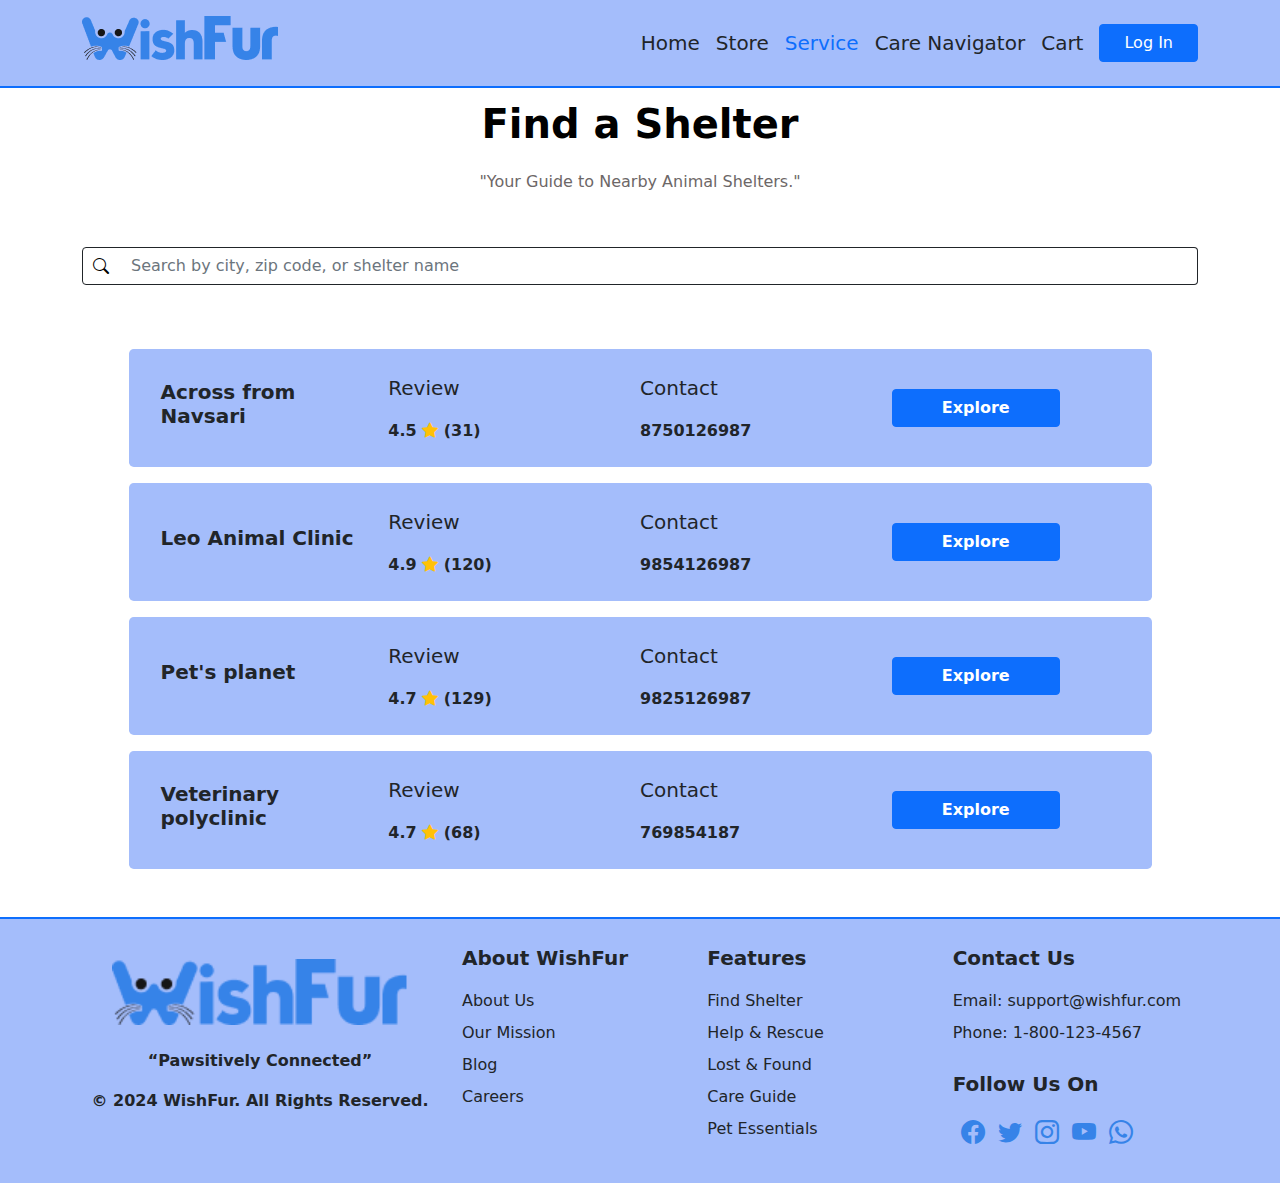
<file: care_navigator/fas.html>
<!DOCTYPE html>
<html lang="en">

<head>
    <meta charset="UTF-8">
    <meta name="viewport" content="width=device-width, initial-scale=1.0">
    <title>WishFur-Service</title>
    <!-- css file -->
    <link rel="stylesheet" href="../Assets/CSS/bootstrap.min.css">
    <link rel="stylesheet" href="../Assets/CSS/service.css">
    <link rel="stylesheet" href="../Assets/font/bootstrap-icons.min.css">
</head>

<body>
    <!-- header start -->
    <header class="py-3 position-fixed top-0 w-100 border-bottom border-2 border-primary"
        style="background-color: #a4bdfb;">
        <div class="container">
            <div class="row">
                <div class="col-5 col-md-4 col-lg-3">
                    <img class="img-fluid" src="../Assets/Images/logo.png" alt="">
                </div>
                <div class="col-lg-9 d-none d-lg-block" style="height: 54px;">
                    <div class="d-flex justify-content-end" style="height: 54px;">
                        <ul class="list-unstyled d-flex h-100 align-items-center fs-5">
                            <li class="ms-3"><a href="../index.html" class="text-dark">Home</a></li>
                            <li class="ms-3"><a href="../Store/Store.html" class="text-dark">Store</a></li>
                            <li class="ms-3"><a href="#" class="text-primary">Service</a></li>
                            <li class="ms-3"><a href="../care_navigator/navi.html" class="text-dark">Care Navigator</a>
                            </li>
                            <li class="ms-3"><a href="#" class="text-dark">Cart</a></li>
                            <li class="ms-3"><a href="../SignIn/signin.html" class="btn btn-primary text-white px-4">Log In</a></li>
                        </ul>
                    </div>
                </div>
                <div class="d-block d-lg-none col-7 col-md-8 col-lg-9 d-flex justify-content-end" style="height: 54px;">
                    <ul class="list-unstyled d-flex h-100 align-items-center fs-5">
                        <li class="ms-3"><a href="../SignIn/signin.html" class="btn btn-primary text-white px-4">Log In</a></li>
                    </ul>
                </div>
            </div>
        </div>
    </header>
    <!-- header end -->
    <!-- main start -->
    <main style="margin-top: 100px;">
        <section>
            <div class="container">
                <div class="row">
                    <div class="col-12">
                        <div class="d-flex justify-content-center">
                            <h2 class="fw-bold display-6" style="color: black;">Find a Shelter</h2>
                        </div>
                    </div>
                    <div class="col-12 mt-3">
                        <div class="d-flex justify-content-center">
                            <h6 style="color: rgb(109, 103, 103);">"Your Guide to Nearby Animal Shelters."</h6>
                        </div>
                    </div>
                </div>
            </div>
        </section>
        <section class="search mt-5">
            <div class="container">
                <div class="row">
                    <div class="col-12">
                        <div class="input-group">
                            <span><i
                                    class="py-6 bi-search input-group-text bg-transparent border border-1 border-dark"></i></span>
                            <input type="text"
                                class="form-control border border-1 border-dark text-secondary border-start-0"
                                value="Search by city, zip code, or shelter name" aria-label="Search">
                        </div>
                    </div>
                </div>
            </div>
        </section>
        <section class="my-5">
            <div class="container">
                <div class="row">
                    <div class="col-12 d-flex justify-content-center flex-wrap">
                        <div class="mt-3 col-11 py-4 px-2 rounded-3 d-flex flex-wrap" style="background-color: #a4bdfb;">
                            <div class="col-3 px-4 h-100">
                                <div class="d-flex align-items-center h-100">
                                    <h5 class="text-dark fw-bold">Across from Navsari</h5>
                                </div>
                            </div>
                            <div class="col-3">
                                <p class="fs-5">Review</p>
                                <span class="fw-bold">4.5 <span><i class="bi-star-fill text-warning"></i></span> (31)</span>
                            </div>
                            <div class="col-3">
                                <p class="fs-5">Contact</p>
                                <span class="fw-bold"> 8750126987 </span>
                            </div>
                            <div class="col-3">
                                <div class="col-8 d-flex justify-content-center align-items-center h-100">
                                    <button class="btn btn-primary w-100">
                                        <a href="../service/details.html" class="fw-bold text-white">Explore</a>
                                    </button>
                                </div>
                            </div>
                        </div>
                        <div class="mt-3 col-11 py-4 px-2 rounded-3 d-flex flex-wrap" style="background-color: #a4bdfb;">
                            <div class="col-3 px-4 h-100">
                                <div class="d-flex align-items-center h-100">
                                    <h5 class="text-dark fw-bold">Leo Animal Clinic</h5>
                                </div>
                            </div>
                            <div class="col-3">
                                <p class="fs-5">Review</p>
                                <span class="fw-bold">4.9 <span><i class="bi-star-fill text-warning"></i></span> (120)</span>
                            </div>
                            <div class="col-3">
                                <p class="fs-5">Contact</p>
                                <span class="fw-bold"> 9854126987 </span>
                            </div>
                            <div class="col-3">
                                <div class="col-8 d-flex justify-content-center align-items-center h-100">
                                    <button class="btn btn-primary w-100">
                                        <a href="#" class="fw-bold text-white">Explore</a>
                                    </button>
                                </div>
                            </div>
                        </div>
                        <div class="mt-3 col-11 py-4 px-2 rounded-3 d-flex flex-wrap" style="background-color: #a4bdfb;">
                            <div class="col-3 px-4 h-100">
                                <div class="d-flex align-items-center h-100">
                                    <h5 class="text-dark fw-bold">Pet's planet</h5>
                                </div>
                            </div>
                            <div class="col-3">
                                <p class="fs-5">Review</p>
                                <span class="fw-bold">4.7 <span><i class="bi-star-fill text-warning"></i></span> (129)</span>
                            </div>
                            <div class="col-3">
                                <p class="fs-5">Contact</p>
                                <span class="fw-bold"> 9825126987 </span>
                            </div>
                            <div class="col-3">
                                <div class="col-8 d-flex justify-content-center align-items-center h-100">
                                    <button class="btn btn-primary w-100">
                                        <a href="#" class="fw-bold text-white">Explore</a>
                                    </button>
                                </div>
                            </div>
                        </div>
                        <div class="mt-3 col-11 py-4 px-2 rounded-3 d-flex flex-wrap" style="background-color: #a4bdfb;">
                            <div class="col-3 px-4 h-100">
                                <div class="d-flex align-items-center h-100">
                                    <h5 class="text-dark fw-bold">Veterinary polyclinic</h5>
                                </div>
                            </div>
                            <div class="col-3">
                                <p class="fs-5">Review</p>
                                <span class="fw-bold">4.7 <span><i class="bi-star-fill text-warning"></i></span> (68)</span>
                            </div>
                            <div class="col-3">
                                <p class="fs-5">Contact</p>
                                <span class="fw-bold"> 769854187 </span>
                            </div>
                            <div class="col-3">
                                <div class="col-8 d-flex justify-content-center align-items-center h-100">
                                    <button class="btn btn-primary w-100">
                                        <a href="#" class="fw-bold text-white">Explore</a>
                                    </button>
                                </div>
                            </div>
                        </div>
                    </div>
                </div>
            </div>
        </section>
    </main>
    <!-- main end -->
    <!-- footer start -->
    <footer class="mt-5 border-top border-2 border-primary" style="background-color: #a4bdfb;">
        <div class="container">
            <div class="row">
                <div class="d-none d-lg-block col-4 text-center py-3">
                    <img class="col-10 py-4" src="../Assets/Images/logo.png" alt="">
                    <p class="text-dark fw-bold">“Pawsitively Connected”</p>
                    <p class="text-dark fw-bold">© 2024 WishFur. All Rights Reserved.</p>
                </div>
                <div class="col-12 col-lg-8 py-3">
                    <div class="d-flex flex-wrap">
                        <div class="col-12 col-sm-6 col-md-4 col-lg-4 py-2">
                            <span class="text-dark fw-bold fs-5">About WishFur</span>
                            <ul class="list-unstyled mt-3">
                                <li class="mb-2"><a href="#" class="text-dark">About Us</a></li>
                                <li class="mb-2"><a href="#" class="text-dark">Our Mission</a></li>
                                <li class="mb-2"><a href="#" class="text-dark">Blog</a></li>
                                <li class="mb-2"><a href="#" class="text-dark">Careers</a></li>
                            </ul>
                        </div>
                        <div class="col-12 col-sm-6 col-md-4 col-lg-4 py-2">
                            <span class="text-dark fw-bold fs-5">Features</span>
                            <ul class="list-unstyled mt-3">
                                <li class="mb-2"><a href="#" class="text-dark">Find Shelter</a></li>
                                <li class="mb-2"><a href="#" class="text-dark">Help & Rescue</a></li>
                                <li class="mb-2"><a href="#" class="text-dark">Lost & Found</a></li>
                                <li class="mb-2"><a href="#" class="text-dark">Care Guide</a></li>
                                <li class="mb-2"><a href="#" class="text-dark">Pet Essentials</a></li>
                            </ul>
                        </div>
                        <div class="col-12 col-sm-6 col-md-4 col-lg-4 py-2">
                            <span class="text-dark fw-bold fs-5">Contact Us</span>
                            <ul class="list-unstyled mt-3">
                                <li class="mb-2"><a href="#" class="text-dark">Email: support@wishfur.com</a></li>
                                <li class="mb-2"><a href="#" class="text-dark">Phone: 1-800-123-4567</a></li>
                            </ul>
                            <div class="icon py-2 col-12">
                                <span class="text-dark fw-bold fs-5">Follow Us On</span>
                                <div class="mt-3">
                                    <a href="#" style="color: #3683E8;" class="fs-4 ms-2"><i
                                            class="bi bi-facebook"></i></a>
                                    <a href="#" style="color: #3683E8;" class="fs-4 ms-2"><i
                                            class="bi bi-twitter"></i></a>
                                    <a href="#" style="color: #3683E8;" class="fs-4 ms-2"><i
                                            class="bi bi-instagram"></i></a>
                                    <a href="#" style="color: #3683E8;" class="fs-4 ms-2"><i
                                            class="bi bi-youtube"></i></a>
                                    <a href="#" style="color: #3683E8;" class="fs-4 ms-2"><i
                                            class="bi bi-whatsapp"></i></a>
                                </div>
                            </div>
                        </div>
                    </div>
                </div>
            </div>
        </div>
    </footer>
    <!-- footer end -->
</body>

</html>
</file>
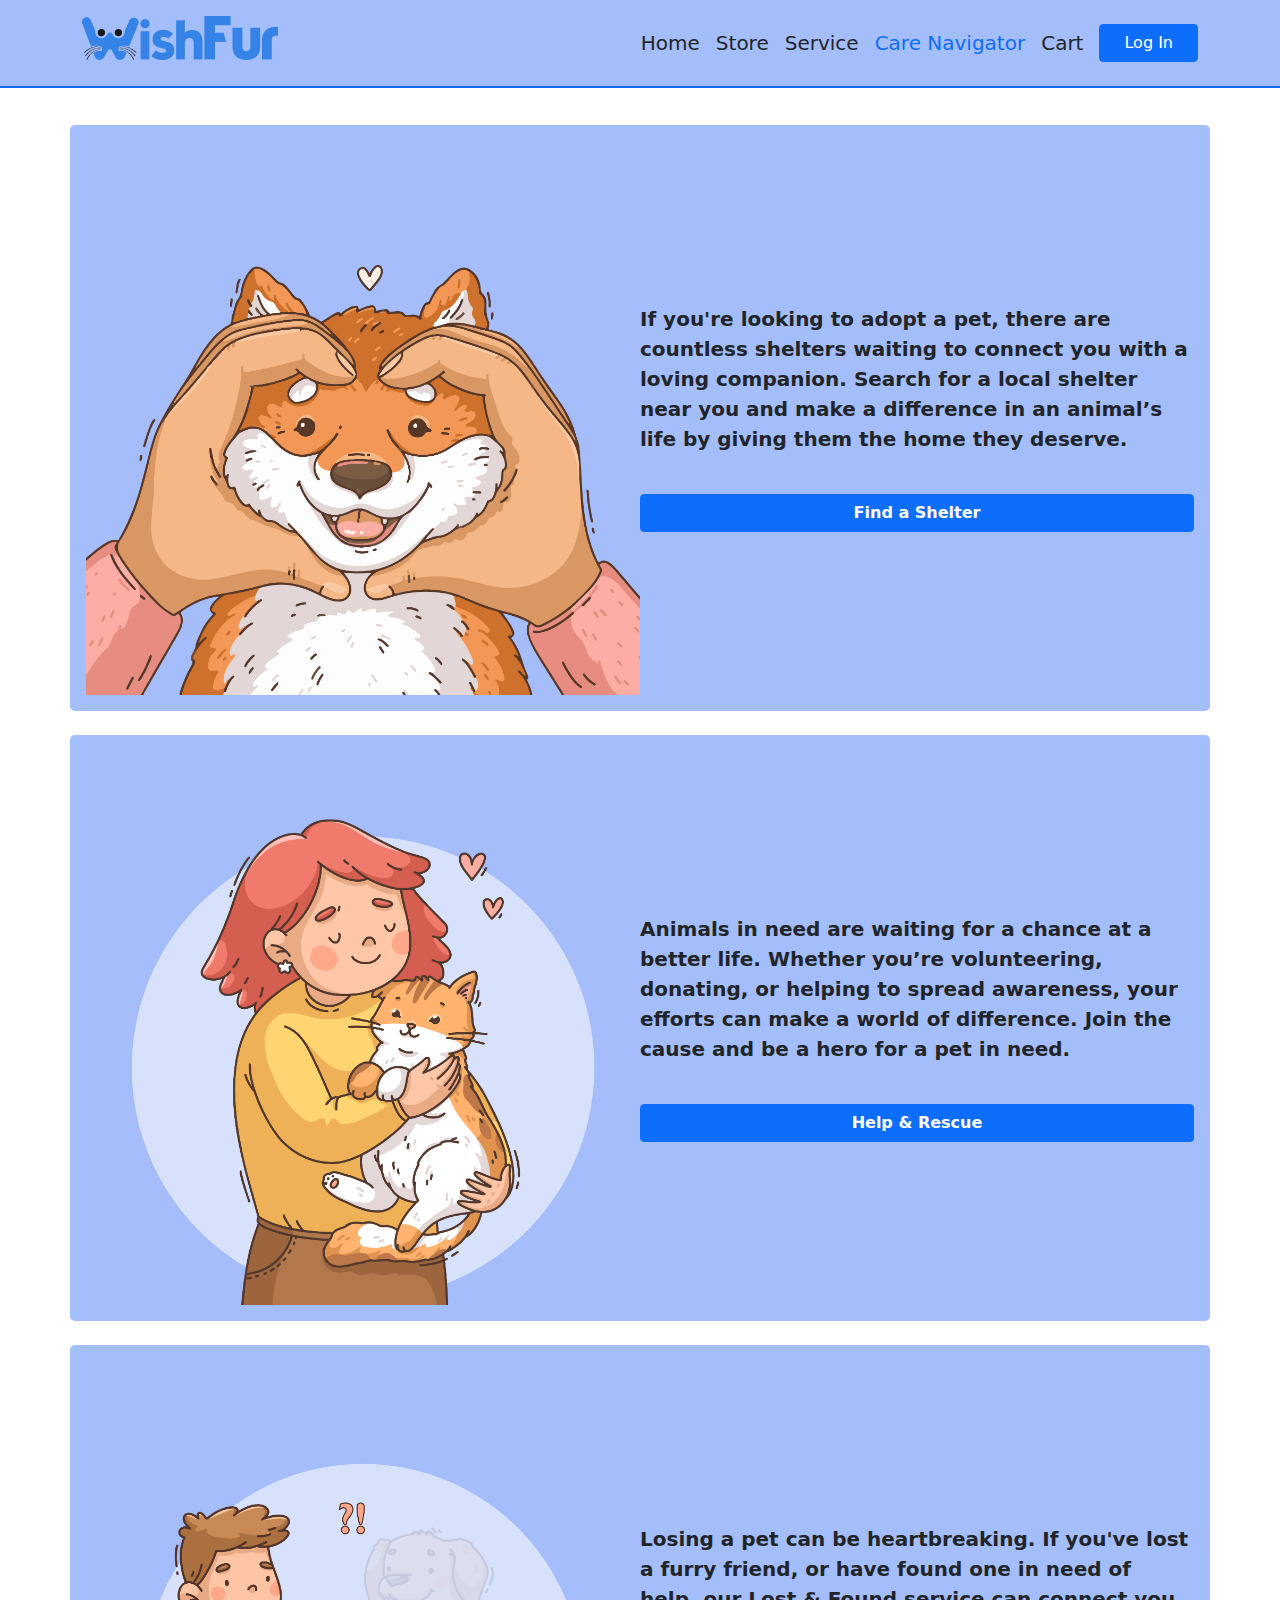
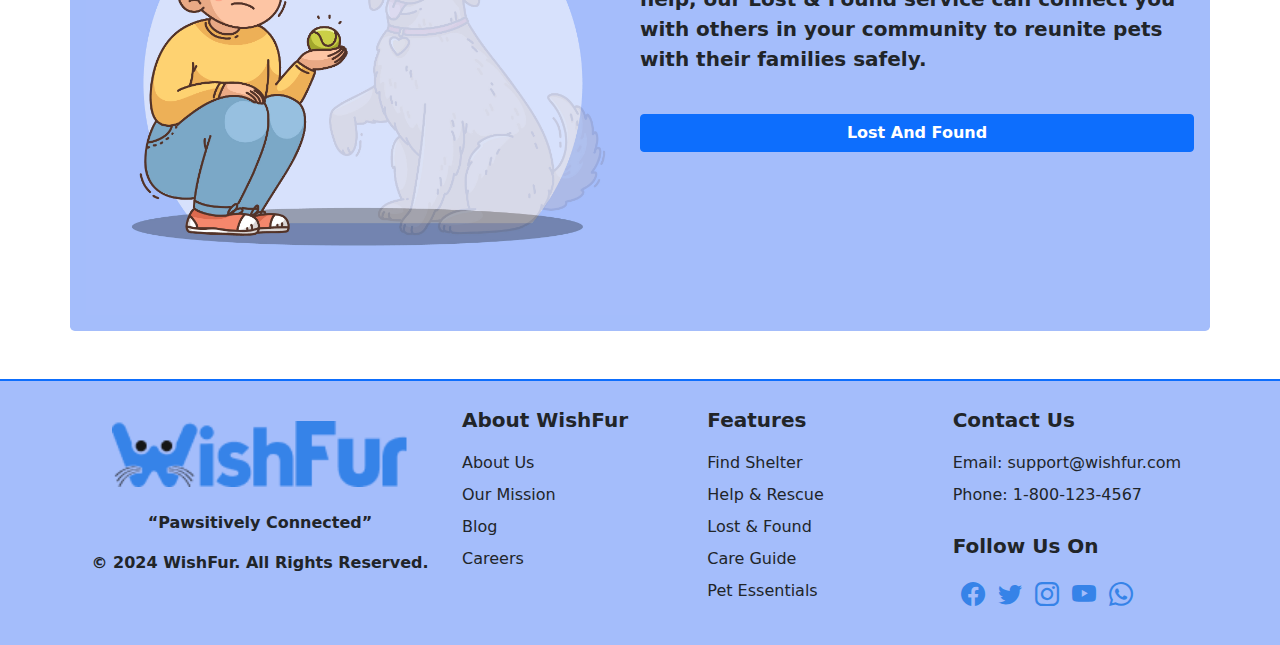
<file: care_navigator/navi.html>
<!DOCTYPE html>
<html lang="en">

<head>
    <meta charset="UTF-8">
    <meta name="viewport" content="width=device-width, initial-scale=1.0">
    <title>WishFur-Care Navigator</title>
    <!-- css file -->
    <link rel="stylesheet" href="../Assets/CSS/store.css">
    <link rel="stylesheet" href="../Assets/CSS/bootstrap.min.css">
    <link rel="stylesheet" href="https://cdn.jsdelivr.net/npm/bootstrap-icons@1.13.1/font/bootstrap-icons.min.css">
</head>

<body>
    <!-- Header -->
    <header class="py-3 position-fixed top-0 w-100 border-bottom border-2 border-primary" style="background-color: #a4bdfb;">
            <div class="container">
                <div class="row">
                    <div class="col-5 col-md-4 col-lg-3">
                        <img class="img-fluid" src="../Assets/Images/logo.png" alt="">
                    </div>
                    <div class="col-lg-9 d-none d-lg-block" style="height: 54px;">
                        <div class="d-flex justify-content-end" style="height: 54px;">
                            <ul class="list-unstyled d-flex h-100 align-items-center fs-5">
                                <li class="ms-3"><a href="../index.html" class="text-dark">Home</a></li>
                                <li class="ms-3"><a href="../Store/Store.html" class="text-dark">Store</a></li>
                                <li class="ms-3"><a href="../service/service.html" class="text-dark">Service</a></li>
                                <li class="ms-3"><a href="./navi.html" class="text-primary">Care Navigator</a></li>
                                <li class="ms-3"><a href="#" class="text-dark">Cart</a></li>
                                <li class="ms-3"><a href="../SignIn/signin.html" class="btn btn-primary text-white px-4">Log In</a></li>
                            </ul>
                        </div>
                    </div>
                    <div class="d-block d-lg-none col-7 col-md-8 col-lg-9 d-flex justify-content-end"
                        style="height: 54px;">
                        <ul class="list-unstyled d-flex h-100 align-items-center fs-5">
                            <li class="ms-3"><a href="../SignIn/signin.html" class="btn btn-primary text-white px-4">Log In</a></li>
                        </ul>
                    </div>
                </div>
            </div>
    </header>
    <!-- Header End -->
    <!-- Main -->
    <main class="top">
        <section class="Friend my-5">
            <div class="container">
                <div class="row g-4">
                    <div class="col-12 p-3 d-flex rounded rounded-3" style="background-color:#a4bdfb ;">
                        <div class="d-none d-md-block col-6">
                            <img class="img-fluid" src="../Assets/Images/navi1.jpg" alt="">
                        </div>
                        <div class="col-12 col-md-6 d-flex justify-content-center align-items-center flex-wrap">
                            <div class="w-100">
                                <p class="para_friend">
                                    If you're looking to adopt a pet, there are countless shelters waiting to connect you with a loving companion. Search for a local shelter near you and make a difference in an animal’s life by giving them the home they deserve.
                                </p>
                                <br>
                                <div class="w-100">
                                    <button class="btn btn-primary text-white px-4 w-100">
                                        <a href="./fas.html" class="text-white fw-bold">Find a Shelter</a>
                                    </button>
                                </div>
                            </div>
                        </div>
                    </div>
                    <div class="col-12 p-3 d-flex rounded rounded-3" style="background-color:#a4bdfb ;">
                        <div class="d-none d-md-block col-6">
                            <img class="img-fluid" src="../Assets/Images/navi23.jpg" alt="">
                        </div>
                        <div class="col-12 col-md-6 d-flex justify-content-center align-items-center flex-wrap">
                            <div class="w-100">
                                <p class="para_friend">
                                    Animals in need are waiting for a chance at a better life. Whether you’re volunteering, donating, or helping to spread awareness, your efforts can make a world of difference. Join the cause and be a hero for a pet in need.
                                </p>
                                <br>
                                <div class="w-100">
                                    <button class="btn btn-primary text-white px-4 w-100">
                                        <a href="#" class="text-white fw-bold">Help & Rescue</a>
                                    </button>
                                </div>
                            </div>
                        </div>
                    </div>
                    <div class="col-12 p-3 d-flex rounded rounded-3" style="background-color:#a4bdfb ;">
                        <div class="d-none d-md-block col-6">
                            <img class="img-fluid" src="../Assets/Images/navi3.jpg" alt="">
                        </div>
                        <div class="col-12 col-md-6 d-flex justify-content-center align-items-center flex-wrap">
                            <div class="w-100">
                                <p class="para_friend">
                                    Losing a pet can be heartbreaking. If you've lost a furry friend, or have found one in need of help, our Lost & Found service can connect you with others in your community to reunite pets with their families safely.
                                </p>
                                <br>
                                <div class="w-100">
                                    <button class="btn btn-primary text-white px-4 w-100">
                                        <a href="#" class="text-white fw-bold">Lost And Found</a>
                                    </button>
                                </div>
                            </div>
                        </div>
                    </div>
                </div>
            </div>
        </section>
    </main>
    <!-- Main End -->
    <!-- Footer -->
    <footer class="border-top border-2 border-primary" style="background-color: #a4bdfb;">
        <div class="container">
            <div class="row">
                <div class="d-none d-lg-block col-4 text-center py-3">
                    <img class="col-10 py-4" src="../Assets/Images/logo.png" alt="">
                    <p class="text-dark fw-bold">“Pawsitively Connected”</p>
                    <p class="text-dark fw-bold">© 2024 WishFur. All Rights Reserved.</p>
                </div>
                <div class="col-12 col-lg-8 py-3">
                    <div class="d-flex flex-wrap">
                        <div class="col-12 col-sm-6 col-md-4 col-lg-4 py-2">
                            <span class="text-dark fw-bold fs-5">About WishFur</span>
                            <ul class="list-unstyled mt-3">
                                <li class="mb-2"><a href="#" class="text-dark">About Us</a></li>
                                <li class="mb-2"><a href="#" class="text-dark">Our Mission</a></li>
                                <li class="mb-2"><a href="#" class="text-dark">Blog</a></li>
                                <li class="mb-2"><a href="#" class="text-dark">Careers</a></li>
                            </ul>
                        </div>
                        <div class="col-12 col-sm-6 col-md-4 col-lg-4 py-2">
                            <span class="text-dark fw-bold fs-5">Features</span>
                            <ul class="list-unstyled mt-3">
                                <li class="mb-2"><a href="#" class="text-dark">Find Shelter</a></li>
                                <li class="mb-2"><a href="#" class="text-dark">Help & Rescue</a></li>
                                <li class="mb-2"><a href="#" class="text-dark">Lost & Found</a></li>
                                <li class="mb-2"><a href="#" class="text-dark">Care Guide</a></li>
                                <li class="mb-2"><a href="#" class="text-dark">Pet Essentials</a></li>
                            </ul>
                        </div>
                        <div class="col-12 col-sm-6 col-md-4 col-lg-4 py-2">
                            <span class="text-dark fw-bold fs-5">Contact Us</span>
                            <ul class="list-unstyled mt-3">
                                <li class="mb-2"><a href="#" class="text-dark">Email: support@wishfur.com</a></li>
                                <li class="mb-2"><a href="#" class="text-dark">Phone: 1-800-123-4567</a></li>
                            </ul>
                            <div class="icon py-2 col-12">
                                <span class="text-dark fw-bold fs-5">Follow Us On</span>
                                <div class="mt-3">
                                    <a href="#" style="color: #3683E8;" class="fs-4 ms-2"><i class="bi bi-facebook"></i></a>
                                    <a href="#" style="color: #3683E8;" class="fs-4 ms-2"><i class="bi bi-twitter"></i></a>
                                    <a href="#" style="color: #3683E8;" class="fs-4 ms-2"><i class="bi bi-instagram"></i></a>
                                    <a href="#" style="color: #3683E8;" class="fs-4 ms-2"><i class="bi bi-youtube"></i></a>
                                    <a href="#" style="color: #3683E8;" class="fs-4 ms-2"><i class="bi bi-whatsapp"></i></a>
                                </div>
                            </div>
                        </div>
                    </div>
                </div>
            </div>
        </div>
    </footer>
    <!-- Footer End -->
</body>

</html>
</file>
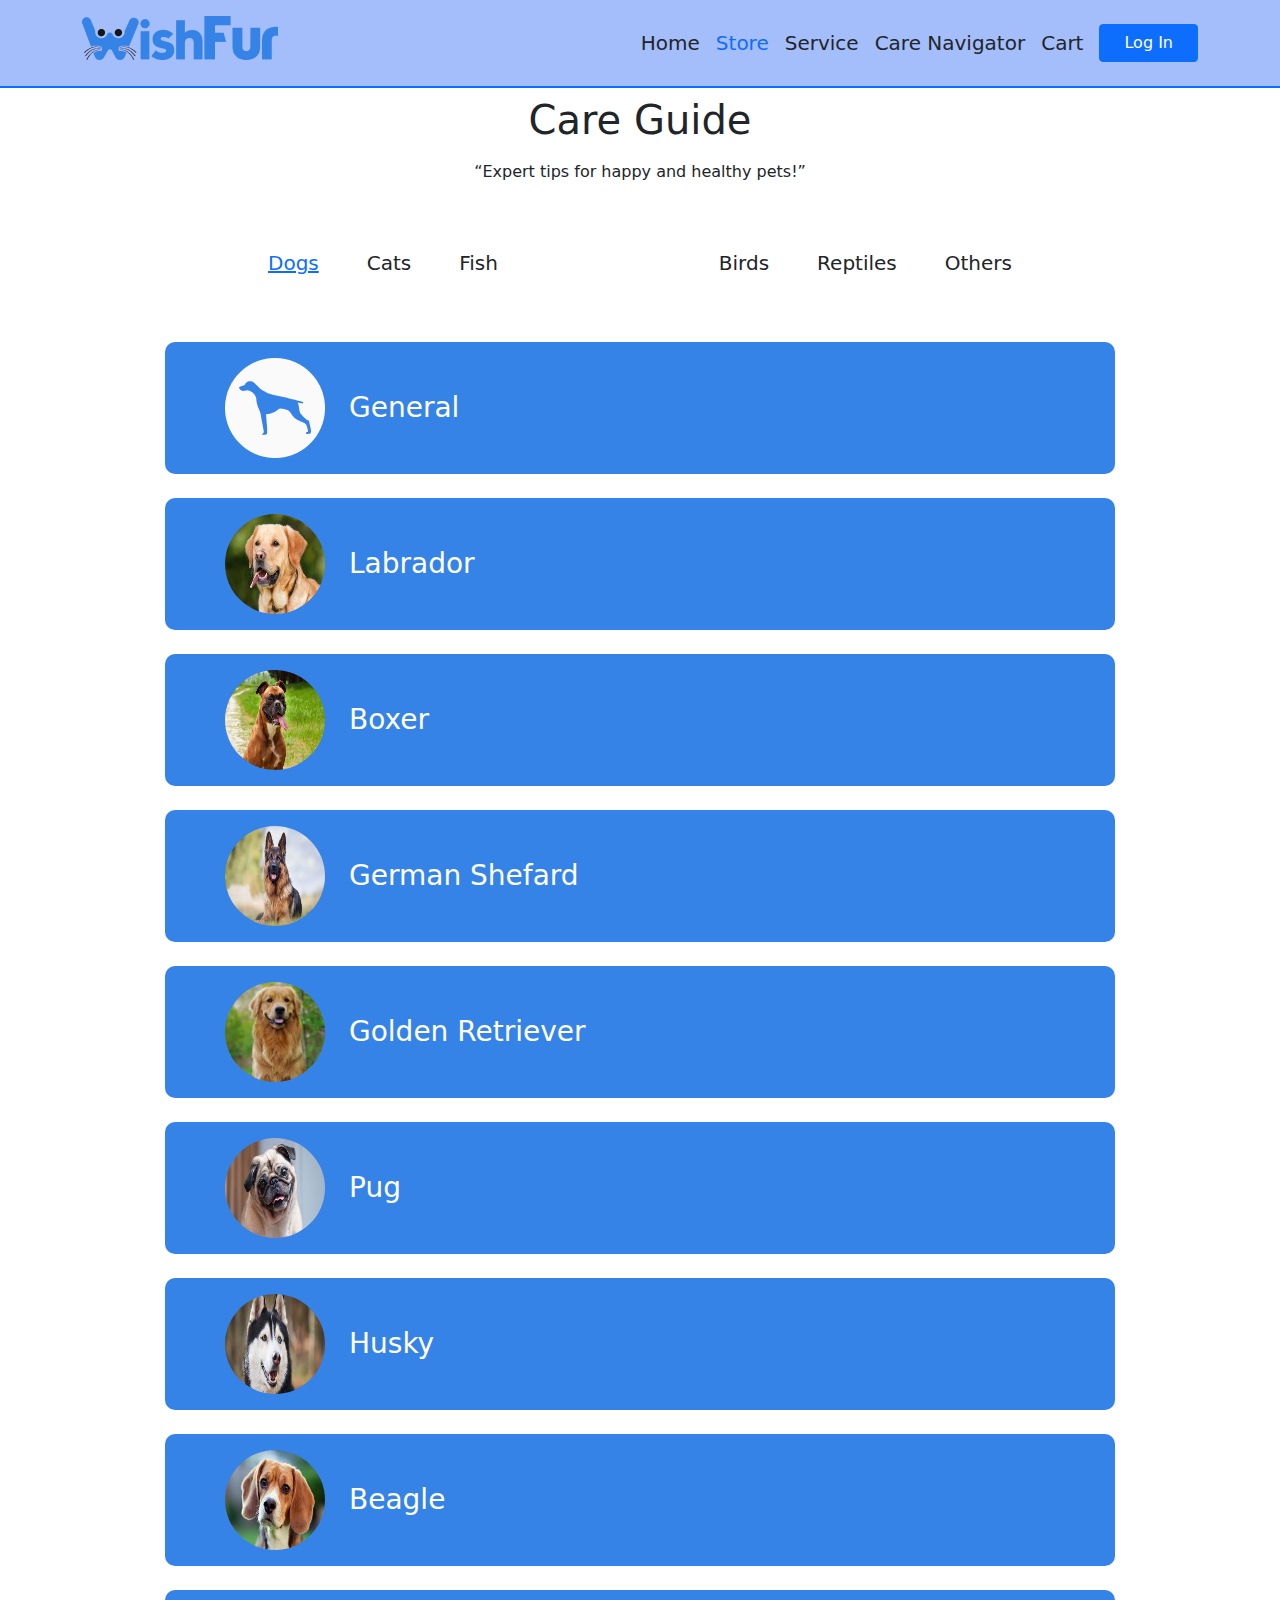
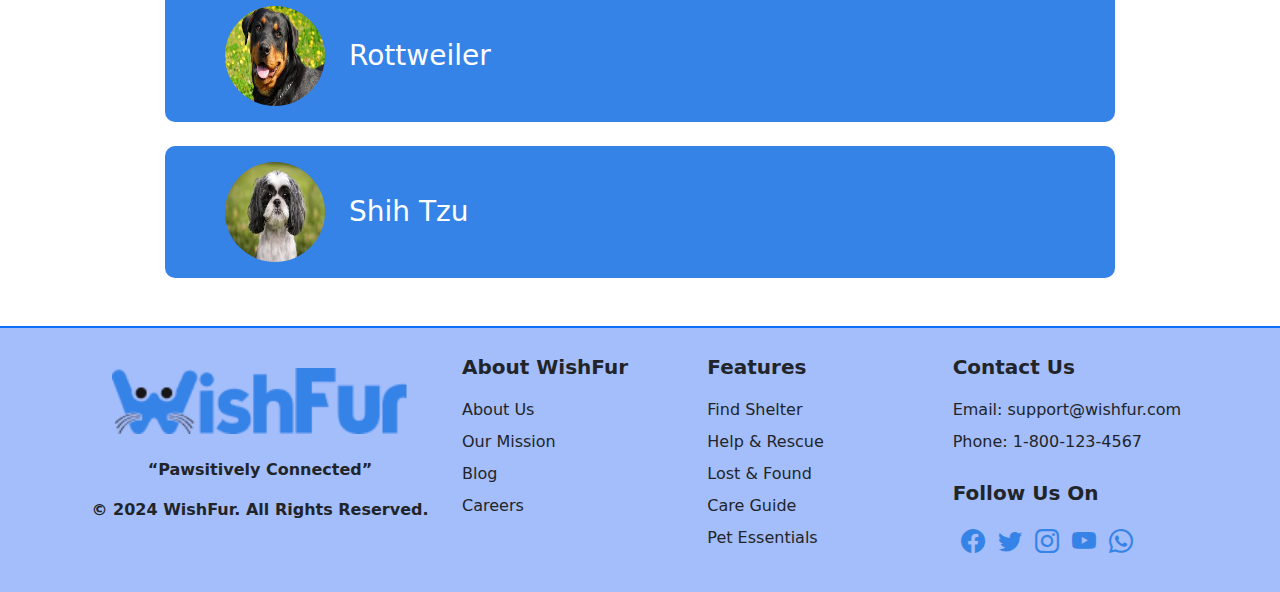
<file: service/careguide.html>
<!DOCTYPE html>
<html lang="en">

<head>
    <meta charset="UTF-8">
    <meta name="viewport" content="width=device-width, initial-scale=1.0">
    <title>WishFur-Care Guide</title>
    <link rel="stylesheet" href="../Assets/CSS/bootstrap.min.css">
    <link rel="stylesheet" href="../Assets/CSS/service.css">
    <link rel="stylesheet" href="../Assets/font/bootstrap-icons.min.css">
</head>

<body>
    <!-- header start  -->
    <header class="py-3 position-fixed top-0 w-100 border-bottom border-2 border-primary"
        style="background-color: #a4bdfb;">
        <div class="container">
            <div class="row">
                <div class="col-5 col-md-4 col-lg-3">
                    <img class="img-fluid" src="../Assets/Images/logo.png" alt="">
                </div>
                <div class="col-lg-9 d-none d-lg-block" style="height: 54px;">
                    <div class="d-flex justify-content-end" style="height: 54px;">
                        <ul class="list-unstyled d-flex h-100 align-items-center fs-5">
                            <li class="ms-3"><a href="../index.html" class="text-dark">Home</a></li>
                            <li class="ms-3"><a href="../Store/Store.html" class="text-primary">Store</a></li>
                            <li class="ms-3"><a href="../service/service.html" class="text-dark">Service</a></li>
                            <li class="ms-3"><a href="../care_navigator/navi.html" class="text-dark">Care Navigator</a>
                            </li>
                            <li class="ms-3"><a href="#" class="text-dark">Cart</a></li>
                            <li class="ms-3"><a href="../SignIn/signin.html" class="btn btn-primary text-white px-4">Log In</a></li>
                        </ul>
                    </div>
                </div>
                <div class="d-block d-lg-none col-7 col-md-8 col-lg-9 d-flex justify-content-end" style="height: 54px;">
                    <ul class="list-unstyled d-flex h-100 align-items-center fs-5">
                        <li class="ms-3"><a href="../SignIn/signin.html" class="btn btn-primary text-white px-4">Log In</a></li>
                    </ul>
                </div>
            </div>
        </div>
    </header>
    <!-- header end  -->
    <main class="my-5">
        <section>
            <div class="container">
                <div class="row">
                    <div class="col-12">
                        <div class="title">
                            <h1 class="text-center mt-5">Care Guide</h1>
                            <p class="text-center mt-3">“Expert tips for happy and healthy pets!”</p>
                        </div>
                    </div>
                </div>
            </div>
        </section>
        <section class="search mt-5">
            <div class="container">
                <div class="row">
                    <div class="d-flex justify-content-center">
                        <div class="col-12 col-md-8">
                            <ul class="list-unstyled d-flex justify-content-between">
                                <div class="d-sm-block d-md-flex justify-content-between">
                                    <li>
                                        <a class="text-primary text-decoration-underline ms-5 ms-md-0" href="#">Dogs</a>
                                    </li>
                                    <li>
                                        <a href="#" class="ms-5 ">Cats</a>
                                    </li>
                                    <li>
                                        <a href="#" class="ms-5 ">Fish</a>
                                    </li>
                                </div>
                                <div class="d-sm-block d-md-flex justify-content-between">
                                    <li>
                                        <a href="#" class="ms-5 ">Birds</a>
                                    </li>
                                    <li>
                                        <a href="#" class="ms-5 ">Reptiles</a>
                                    </li>
                                    <li>
                                        <a href="#" class="ms-5 ">Others</a>
                                    </li>
                                </div>
                            </ul>
                        </div>
                    </div>
                </div>
            </div>
        </section>
        <section class="my-5">
            <div class="container">
                <div class="row justify-content-center g-4">
                    <div class="col-10 py-3 bo" style="background-color: #3683E8;border-radius: 10px;">
                        <div class="ms-5 h-100 d-flex">
                            <img src="../Assets/Images/Vector.png" alt="">
                            <div class="d-flex align-items-center">
                                <a href="#" class="ms-4 fs-3  text-white">General</a>
                            </div>
                        </div>
                    </div>
                    <div class="col-10 py-3 bo" style="background-color: #3683E8;border-radius: 10px; height: 132px;">
                        <div class="ms-5 h-100 d-flex">
                            <img class="rounded-circle" style="width: 100px;height: 100px;"
                                src="../Assets/Images/cgd-1.png" alt="">
                            <div class="d-flex align-items-center">
                                <a href="../Store/labrador.html" class="ms-4 fs-3  text-white">Labrador</a>
                            </div>
                        </div>
                    </div>
                    <div class="col-10 py-3 bo" style="background-color: #3683E8;border-radius: 10px; height: 132px;">
                        <div class="ms-5 h-100 d-flex">
                            <img class="rounded-circle" style="width: 100px;height: 100px;"
                                src="../Assets/Images/cgd-2.png" alt="">
                            <div class="d-flex align-items-center">
                                <a href="#" class="ms-4 fs-3  text-white">Boxer</a>
                            </div>
                        </div>
                    </div>
                    <div class="col-10 py-3 bo" style="background-color: #3683E8;border-radius: 10px; height: 132px;">
                        <div class="ms-5 h-100 d-flex">
                            <img class="rounded-circle" style="width: 100px;height: 100px;"
                                src="../Assets/Images/cgd-3.png" alt="">
                            <div class="d-flex align-items-center">
                                <a href="#" class="ms-4 fs-3  text-white">German Shefard</a>
                            </div>
                        </div>
                    </div>
                    <div class="col-10 py-3 bo" style="background-color: #3683E8;border-radius: 10px; height: 132px;">
                        <div class="ms-5 h-100 d-flex">
                            <img class="rounded-circle" style="width: 100px;height: 100px;"
                                src="../Assets/Images/cgd-4.png" alt="">
                            <div class="d-flex align-items-center">
                                <a href="#" class="ms-4 fs-3  text-white">Golden Retriever</a>
                            </div>
                        </div>
                    </div>
                    <div class="col-10 py-3 bo" style="background-color: #3683E8;border-radius: 10px; height: 132px;">
                        <div class="ms-5 h-100 d-flex">
                            <img class="rounded-circle" style="width: 100px;height: 100px;"
                                src="../Assets/Images/cgd-5.png" alt="">
                            <div class="d-flex align-items-center">
                                <a href="#" class="ms-4 fs-3  text-white">Pug</a>
                            </div>
                        </div>
                    </div>
                    <div class="col-10 py-3 bo" style="background-color: #3683E8;border-radius: 10px; height: 132px;">
                        <div class="ms-5 h-100 d-flex">
                            <img class="rounded-circle" style="width: 100px;height: 100px;"
                                src="../Assets/Images/cgd-6.png" alt="">
                            <div class="d-flex align-items-center">
                                <a href="#" class="ms-4 fs-3  text-white">Husky</a>
                            </div>
                        </div>
                    </div>
                    <div class="col-10 py-3 bo" style="background-color: #3683E8;border-radius: 10px; height: 132px;">
                        <div class="ms-5 h-100 d-flex">
                            <img class="rounded-circle" style="width: 100px;height: 100px;"
                                src="../Assets/Images/cgd-7.png" alt="">
                            <div class="d-flex align-items-center">
                                <a href="#" class="ms-4 fs-3  text-white">Beagle</a>
                            </div>
                        </div>
                    </div>
                    <div class="col-10 py-3 bo" style="background-color: #3683E8;border-radius: 10px; height: 132px;">
                        <div class="ms-5 h-100 d-flex">
                            <img class="rounded-circle" style="width: 100px;height: 100px;"
                                src="../Assets/Images/cgd-8.png" alt="">
                            <div class="d-flex align-items-center">
                                <a href="#" class="ms-4 fs-3  text-white">Rottweiler</a>
                            </div>
                        </div>
                    </div>
                    <div class="col-10 py-3 bo" style="background-color: #3683E8;border-radius: 10px; height: 132px;">
                        <div class="ms-5 h-100 d-flex">
                            <img class="rounded-circle" style="width: 100px;height: 100px;"
                                src="../Assets/Images/cgd-9.png" alt="">
                            <div class="d-flex align-items-center">
                                <a href="#" class="ms-4 fs-3  text-white">Shih Tzu</a>
                            </div>
                        </div>
                    </div>
                </div>
            </div>
        </section>
    </main>
    <!-- footer start -->
    <footer class="mt-5 border-top border-2 border-primary" style="background-color: #a4bdfb;">
        <div class="container">
            <div class="row">
                <div class="d-none d-lg-block col-4 text-center py-3">
                    <img class="col-10 py-4" src="../Assets/Images/logo.png" alt="">
                    <p class="text-dark fw-bold">“Pawsitively Connected”</p>
                    <p class="text-dark fw-bold">© 2024 WishFur. All Rights Reserved.</p>
                </div>
                <div class="col-12 col-lg-8 py-3">
                    <div class="d-flex flex-wrap">
                        <div class="col-12 col-sm-6 col-md-4 col-lg-4 py-2">
                            <span class="text-dark fw-bold fs-5">About WishFur</span>
                            <ul class="list-unstyled mt-3">
                                <li class="mb-2"><a href="#" class="text-dark">About Us</a></li>
                                <li class="mb-2"><a href="#" class="text-dark">Our Mission</a></li>
                                <li class="mb-2"><a href="#" class="text-dark">Blog</a></li>
                                <li class="mb-2"><a href="#" class="text-dark">Careers</a></li>
                            </ul>
                        </div>
                        <div class="col-12 col-sm-6 col-md-4 col-lg-4 py-2">
                            <span class="text-dark fw-bold fs-5">Features</span>
                            <ul class="list-unstyled mt-3">
                                <li class="mb-2"><a href="#" class="text-dark">Find Shelter</a></li>
                                <li class="mb-2"><a href="#" class="text-dark">Help & Rescue</a></li>
                                <li class="mb-2"><a href="#" class="text-dark">Lost & Found</a></li>
                                <li class="mb-2"><a href="#" class="text-dark">Care Guide</a></li>
                                <li class="mb-2"><a href="#" class="text-dark">Pet Essentials</a></li>
                            </ul>
                        </div>
                        <div class="col-12 col-sm-6 col-md-4 col-lg-4 py-2">
                            <span class="text-dark fw-bold fs-5">Contact Us</span>
                            <ul class="list-unstyled mt-3">
                                <li class="mb-2"><a href="#" class="text-dark">Email: support@wishfur.com</a></li>
                                <li class="mb-2"><a href="#" class="text-dark">Phone: 1-800-123-4567</a></li>
                            </ul>
                            <div class="icon py-2 col-12">
                                <span class="text-dark fw-bold fs-5">Follow Us On</span>
                                <div class="mt-3">
                                    <a href="#" style="color: #3683E8;" class="fs-4 ms-2"><i
                                            class="bi bi-facebook"></i></a>
                                    <a href="#" style="color: #3683E8;" class="fs-4 ms-2"><i
                                            class="bi bi-twitter"></i></a>
                                    <a href="#" style="color: #3683E8;" class="fs-4 ms-2"><i
                                            class="bi bi-instagram"></i></a>
                                    <a href="#" style="color: #3683E8;" class="fs-4 ms-2"><i
                                            class="bi bi-youtube"></i></a>
                                    <a href="#" style="color: #3683E8;" class="fs-4 ms-2"><i
                                            class="bi bi-whatsapp"></i></a>
                                </div>
                            </div>
                        </div>
                    </div>
                </div>
            </div>
        </div>
    </footer>
    <!-- footer end -->
</body>

</html>
</file>
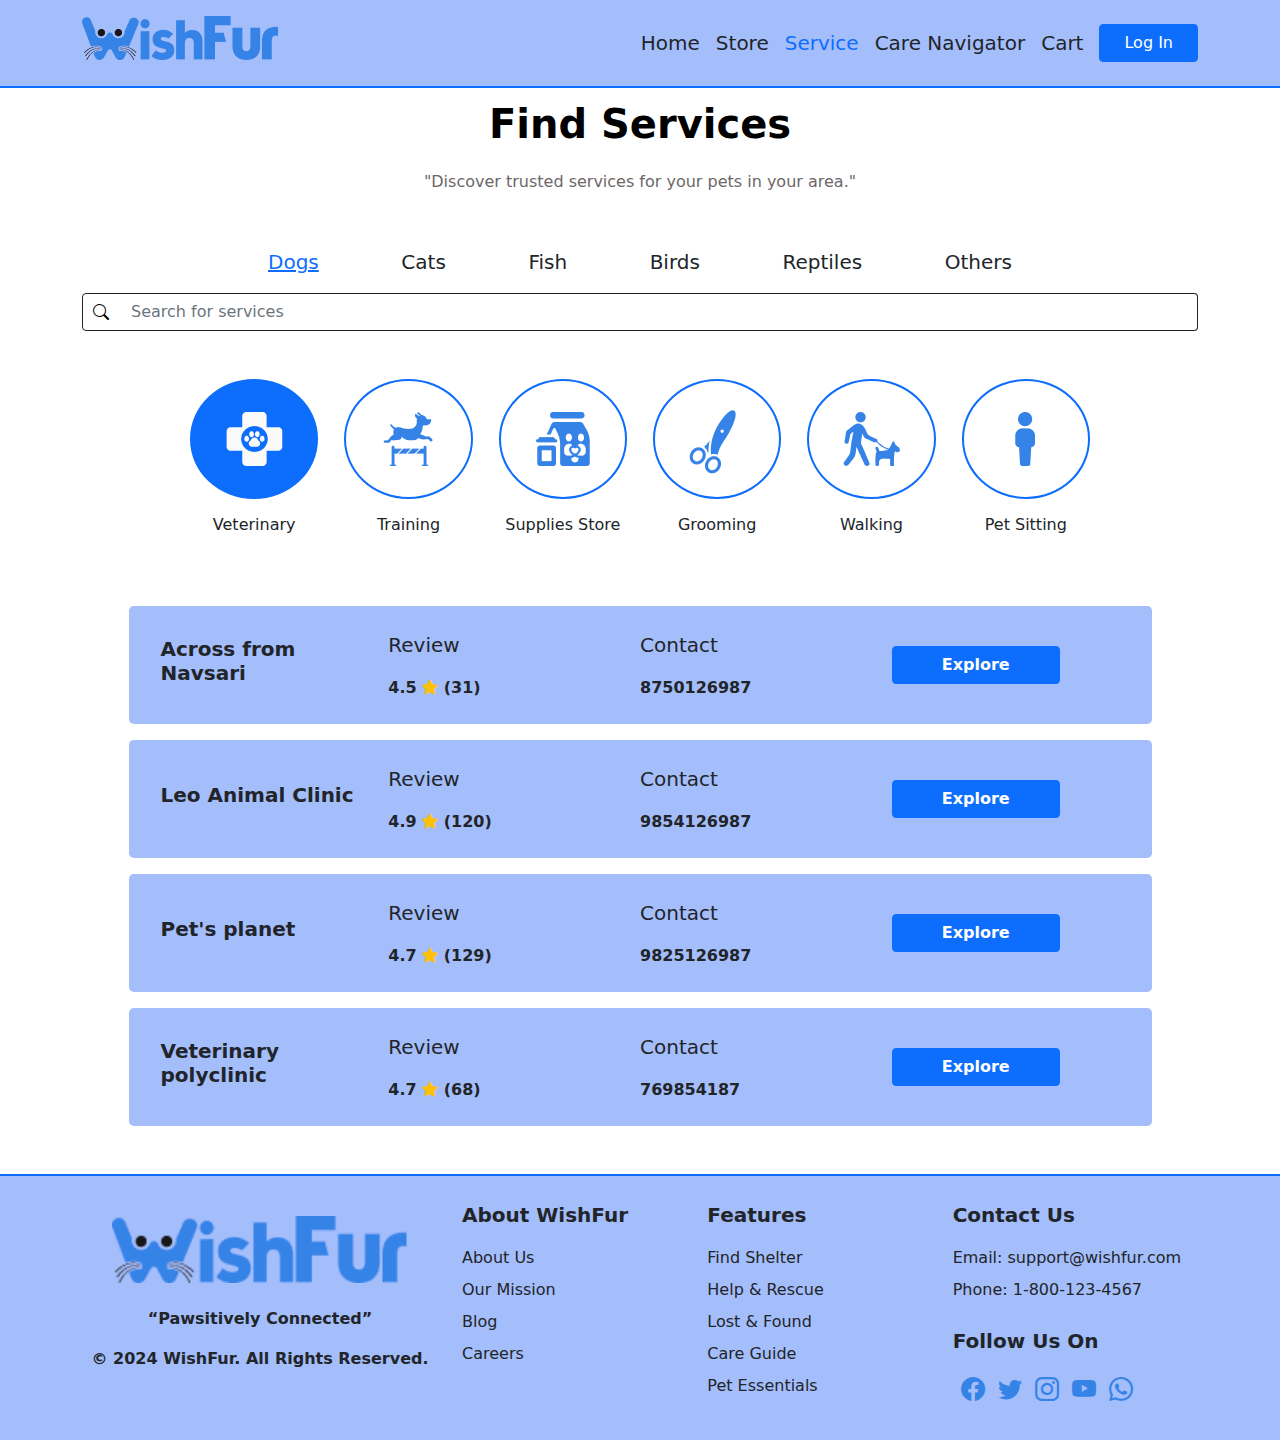
<file: service/service.html>
<!DOCTYPE html>
<html lang="en">

<head>
    <meta charset="UTF-8">
    <meta name="viewport" content="width=device-width, initial-scale=1.0">
    <title>WishFur-Service</title>
    <!-- css file -->
    <link rel="stylesheet" href="../Assets/CSS/bootstrap.min.css">
    <link rel="stylesheet" href="../Assets/CSS/service.css">
    <link rel="stylesheet" href="../Assets/font/bootstrap-icons.min.css">
</head>

<body>
    <!-- header start -->
    <header class="py-3 position-fixed top-0 w-100 border-bottom border-2 border-primary"
        style="background-color: #a4bdfb;">
        <div class="container">
            <div class="row">
                <div class="col-5 col-md-4 col-lg-3">
                    <img class="img-fluid" src="../Assets/Images/logo.png" alt="">
                </div>
                <div class="col-lg-9 d-none d-lg-block" style="height: 54px;">
                    <div class="d-flex justify-content-end" style="height: 54px;">
                        <ul class="list-unstyled d-flex h-100 align-items-center fs-5">
                            <li class="ms-3"><a href="../index.html" class="text-dark">Home</a></li>
                            <li class="ms-3"><a href="../Store/Store.html" class="text-dark">Store</a></li>
                            <li class="ms-3"><a href="#" class="text-primary">Service</a></li>
                            <li class="ms-3"><a href="../care_navigator/navi.html" class="text-dark">Care Navigator</a>
                            </li>
                            <li class="ms-3"><a href="#" class="text-dark">Cart</a></li>
                            <li class="ms-3"><a href="../SignIn/signin.html" class="btn btn-primary text-white px-4">Log In</a></li>
                        </ul>
                    </div>
                </div>
                <div class="d-block d-lg-none col-7 col-md-8 col-lg-9 d-flex justify-content-end" style="height: 54px;">
                    <ul class="list-unstyled d-flex h-100 align-items-center fs-5">
                        <li class="ms-3"><a href="../SignIn/signin.html" class="btn btn-primary text-white px-4">Log In</a></li>
                    </ul>
                </div>
            </div>
        </div>
    </header>
    <!-- header end -->
    <!-- main start -->
    <main style="margin-top: 100px;">
        <section>
            <div class="container">
                <div class="row">
                    <div class="col-12">
                        <div class="d-flex justify-content-center">
                            <h2 class="fw-bold display-6" style="color: black;">Find Services</h2>
                        </div>
                    </div>
                    <div class="col-12 mt-3">
                        <div class="d-flex justify-content-center">
                            <h6 style="color: rgb(109, 103, 103);">"Discover trusted services for your pets in your
                                area."</h6>
                        </div>
                    </div>
                </div>
            </div>
        </section>
        <section class="search mt-5">
            <div class="container">
                <div class="row">
                    <div class="d-flex justify-content-center">
                        <div class="col-8">
                            <ul class="list-unstyled d-flex justify-content-between">
                                <li>
                                    <a class="text-primary text-decoration-underline" href="#">Dogs</a>
                                </li>
                                <li>
                                    <a href="#">Cats</a>
                                </li>
                                <li>
                                    <a href="#">Fish</a>
                                </li>
                                <li>
                                    <a href="#">Birds</a>
                                </li>
                                <li>
                                    <a href="#">Reptiles</a>
                                </li>
                                <li>
                                    <a href="#">Others</a>
                                </li>
                            </ul>
                        </div>
                    </div>
                    <div class="col-12">
                        <div class="input-group">
                            <span><i
                                    class="py-6 bi-search input-group-text bg-transparent border border-1 border-dark"></i></span>
                            <input type="text"
                                class="form-control border border-1 border-dark text-secondary border-start-0"
                                value="Search for services" aria-label="Search">
                        </div>
                    </div>
                </div>
            </div>
        </section>
        <section class="my-5">
            <div class="container">
                <div class="row justify-content-center">
                    <div class="col-10 d-flex flex-wrap">
                        <div class="col-2">
                            <div class="d-flex justify-content-center">
                                <div class="col-10">
                                    <div class="border border-2 border-primary rounded-circle p-3 bg-primary"
                                        style="height: 120px;">
                                        <div class="d-flex justify-content-center align-items-center h-100">
                                            <a href="#">
                                                <img src="../Assets/Images/Group.png" alt="">
                                            </a>
                                        </div>
                                    </div>
                                    <div class="text-center mt-3">
                                        <h6 class="text-dark">Veterinary</h6>
                                    </div>
                                </div>
                            </div>
                        </div>
                        <div class="col-2">
                            <div class="d-flex justify-content-center">
                                <div class="col-10">
                                    <div class="border border-2 border-primary rounded-circle p-3"
                                        style="height: 120px;">
                                        <div class="d-flex justify-content-center align-items-center h-100">
                                            <a href="#">
                                                <img src="../Assets/Images/traing.png" alt="">
                                            </a>
                                        </div>
                                    </div>
                                    <div class="text-center mt-3">
                                        <h6 class="text-dark">Training</h6>
                                    </div>
                                </div>
                            </div>
                        </div>
                        <div class="col-2">
                            <div class="d-flex justify-content-center">
                                <div class="col-10">
                                    <div class="border border-2 border-primary rounded-circle p-3"
                                        style="height: 120px;">
                                        <div class="d-flex justify-content-center align-items-center h-100">
                                            <a href="#">
                                                <img src="../Assets/Images/store.png" alt="">
                                            </a>
                                        </div>
                                    </div>
                                    <div class="text-center mt-3">
                                        <h6 class="text-dark">Supplies Store</h6>
                                    </div>
                                </div>
                            </div>
                        </div>
                        <div class="col-2">
                            <div class="d-flex justify-content-center">
                                <div class="col-10">
                                    <div class="border border-2 border-primary rounded-circle p-3"
                                        style="height: 120px;">
                                        <div class="d-flex justify-content-center align-items-center h-100">
                                            <a href="#">
                                                <img src="../Assets/Images/grooming.png" alt="">
                                            </a>
                                        </div>
                                    </div>
                                    <div class="text-center mt-3">
                                        <h6 class="text-dark">Grooming</h6>
                                    </div>
                                </div>
                            </div>
                        </div>
                        <div class="col-2">
                            <div class="d-flex justify-content-center">
                                <div class="col-10">
                                    <div class="border border-2 border-primary rounded-circle p-3"
                                        style="height: 120px;">
                                        <div class="d-flex justify-content-center align-items-center h-100">
                                            <a href="#">
                                                <img src="../Assets/Images/walking.png" alt="">
                                            </a>
                                        </div>
                                    </div>
                                    <div class="text-center mt-3">
                                        <h6 class="text-dark">Walking</h6>
                                    </div>
                                </div>
                            </div>
                        </div>
                        <div class="col-2">
                            <div class="d-flex justify-content-center">
                                <div class="col-10">
                                    <div class="border border-2 border-primary rounded-circle p-3"
                                        style="height: 120px;">
                                        <div class="d-flex justify-content-center align-items-center h-100">
                                            <a href="#">
                                                <img src="../Assets/Images/petsitting.png" alt="">
                                            </a>
                                        </div>
                                    </div>
                                    <div class="text-center mt-3">
                                        <h6 class="text-dark">Pet Sitting</h6>
                                    </div>
                                </div>
                            </div>
                        </div>
                    </div>
                </div>
            </div>
        </section>
        <section>
            <div class="container">
                <div class="row">
                    <div class="col-12 d-flex justify-content-center flex-wrap">
                        <div class="mt-3 col-11 py-4 px-2 rounded-3 d-flex flex-wrap" style="background-color: #a4bdfb;">
                            <div class="col-3 px-4 h-100">
                                <div class="d-flex align-items-center h-100">
                                    <h5 class="text-dark fw-bold">Across from Navsari</h5>
                                </div>
                            </div>
                            <div class="col-3">
                                <p class="fs-5">Review</p>
                                <span class="fw-bold">4.5 <span><i class="bi-star-fill text-warning"></i></span> (31)</span>
                            </div>
                            <div class="col-3">
                                <p class="fs-5">Contact</p>
                                <span class="fw-bold"> 8750126987 </span>
                            </div>
                            <div class="col-3">
                                <div class="col-8 d-flex justify-content-center align-items-center h-100">
                                    <button class="btn btn-primary w-100">
                                        <a href="./details.html" class="fw-bold text-white">Explore</a>
                                    </button>
                                </div>
                            </div>
                        </div>
                        <div class="mt-3 col-11 py-4 px-2 rounded-3 d-flex flex-wrap" style="background-color: #a4bdfb;">
                            <div class="col-3 px-4 h-100">
                                <div class="d-flex align-items-center h-100">
                                    <h5 class="text-dark fw-bold">Leo Animal Clinic</h5>
                                </div>
                            </div>
                            <div class="col-3">
                                <p class="fs-5">Review</p>
                                <span class="fw-bold">4.9 <span><i class="bi-star-fill text-warning"></i></span> (120)</span>
                            </div>
                            <div class="col-3">
                                <p class="fs-5">Contact</p>
                                <span class="fw-bold"> 9854126987 </span>
                            </div>
                            <div class="col-3">
                                <div class="col-8 d-flex justify-content-center align-items-center h-100">
                                    <button class="btn btn-primary w-100">
                                        <a href="#" class="fw-bold text-white">Explore</a>
                                    </button>
                                </div>
                            </div>
                        </div>
                        <div class="mt-3 col-11 py-4 px-2 rounded-3 d-flex flex-wrap" style="background-color: #a4bdfb;">
                            <div class="col-3 px-4 h-100">
                                <div class="d-flex align-items-center h-100">
                                    <h5 class="text-dark fw-bold">Pet's planet</h5>
                                </div>
                            </div>
                            <div class="col-3">
                                <p class="fs-5">Review</p>
                                <span class="fw-bold">4.7 <span><i class="bi-star-fill text-warning"></i></span> (129)</span>
                            </div>
                            <div class="col-3">
                                <p class="fs-5">Contact</p>
                                <span class="fw-bold"> 9825126987 </span>
                            </div>
                            <div class="col-3">
                                <div class="col-8 d-flex justify-content-center align-items-center h-100">
                                    <button class="btn btn-primary w-100">
                                        <a href="#" class="fw-bold text-white">Explore</a>
                                    </button>
                                </div>
                            </div>
                        </div>
                        <div class="mt-3 col-11 py-4 px-2 rounded-3 d-flex flex-wrap" style="background-color: #a4bdfb;">
                            <div class="col-3 px-4 h-100">
                                <div class="d-flex align-items-center h-100">
                                    <h5 class="text-dark fw-bold">Veterinary polyclinic</h5>
                                </div>
                            </div>
                            <div class="col-3">
                                <p class="fs-5">Review</p>
                                <span class="fw-bold">4.7 <span><i class="bi-star-fill text-warning"></i></span> (68)</span>
                            </div>
                            <div class="col-3">
                                <p class="fs-5">Contact</p>
                                <span class="fw-bold"> 769854187 </span>
                            </div>
                            <div class="col-3">
                                <div class="col-8 d-flex justify-content-center align-items-center h-100">
                                    <button class="btn btn-primary w-100">
                                        <a href="#" class="fw-bold text-white">Explore</a>
                                    </button>
                                </div>
                            </div>
                        </div>
                    </div>
                </div>
            </div>
        </section>
    </main>
    <!-- main end -->
    <!-- footer start -->
    <footer class="mt-5 border-top border-2 border-primary" style="background-color: #a4bdfb;">
        <div class="container">
            <div class="row">
                <div class="d-none d-lg-block col-4 text-center py-3">
                    <img class="col-10 py-4" src="../Assets/Images/logo.png" alt="">
                    <p class="text-dark fw-bold">“Pawsitively Connected”</p>
                    <p class="text-dark fw-bold">© 2024 WishFur. All Rights Reserved.</p>
                </div>
                <div class="col-12 col-lg-8 py-3">
                    <div class="d-flex flex-wrap">
                        <div class="col-12 col-sm-6 col-md-4 col-lg-4 py-2">
                            <span class="text-dark fw-bold fs-5">About WishFur</span>
                            <ul class="list-unstyled mt-3">
                                <li class="mb-2"><a href="#" class="text-dark">About Us</a></li>
                                <li class="mb-2"><a href="#" class="text-dark">Our Mission</a></li>
                                <li class="mb-2"><a href="#" class="text-dark">Blog</a></li>
                                <li class="mb-2"><a href="#" class="text-dark">Careers</a></li>
                            </ul>
                        </div>
                        <div class="col-12 col-sm-6 col-md-4 col-lg-4 py-2">
                            <span class="text-dark fw-bold fs-5">Features</span>
                            <ul class="list-unstyled mt-3">
                                <li class="mb-2"><a href="#" class="text-dark">Find Shelter</a></li>
                                <li class="mb-2"><a href="#" class="text-dark">Help & Rescue</a></li>
                                <li class="mb-2"><a href="#" class="text-dark">Lost & Found</a></li>
                                <li class="mb-2"><a href="#" class="text-dark">Care Guide</a></li>
                                <li class="mb-2"><a href="#" class="text-dark">Pet Essentials</a></li>
                            </ul>
                        </div>
                        <div class="col-12 col-sm-6 col-md-4 col-lg-4 py-2">
                            <span class="text-dark fw-bold fs-5">Contact Us</span>
                            <ul class="list-unstyled mt-3">
                                <li class="mb-2"><a href="#" class="text-dark">Email: support@wishfur.com</a></li>
                                <li class="mb-2"><a href="#" class="text-dark">Phone: 1-800-123-4567</a></li>
                            </ul>
                            <div class="icon py-2 col-12">
                                <span class="text-dark fw-bold fs-5">Follow Us On</span>
                                <div class="mt-3">
                                    <a href="#" style="color: #3683E8;" class="fs-4 ms-2"><i
                                            class="bi bi-facebook"></i></a>
                                    <a href="#" style="color: #3683E8;" class="fs-4 ms-2"><i
                                            class="bi bi-twitter"></i></a>
                                    <a href="#" style="color: #3683E8;" class="fs-4 ms-2"><i
                                            class="bi bi-instagram"></i></a>
                                    <a href="#" style="color: #3683E8;" class="fs-4 ms-2"><i
                                            class="bi bi-youtube"></i></a>
                                    <a href="#" style="color: #3683E8;" class="fs-4 ms-2"><i
                                            class="bi bi-whatsapp"></i></a>
                                </div>
                            </div>
                        </div>
                    </div>
                </div>
            </div>
        </div>
    </footer>
    <!-- footer end -->
</body>

</html>
</file>
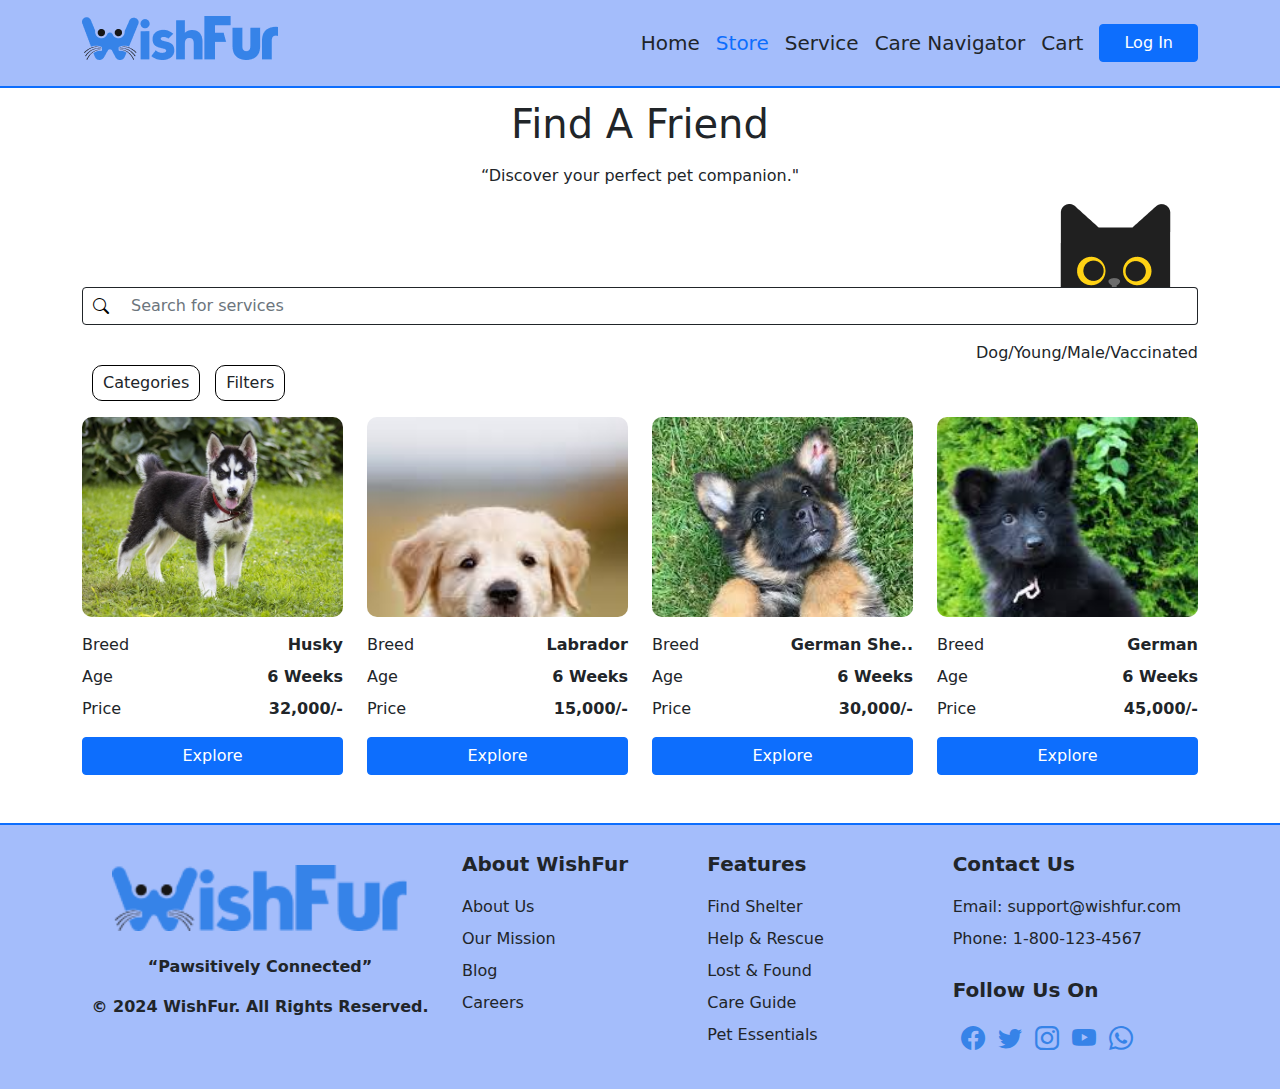
<file: Store/faf.html>
<!DOCTYPE html>
<html lang="en">

<head>
    <meta charset="UTF-8">
    <meta name="viewport" content="width=device-width, initial-scale=1.0">
    <title>Find Friend</title>
    <link rel="stylesheet" href="../Assets/CSS/bootstrap.min.css">
    <link rel="stylesheet" href="../Assets/font/bootstrap-icons.min.css">
    <style>
        a {
            text-decoration: none !important;
        }

        header .row ul li a:hover {
            color: #3683e8 !important;
        }

        .py-6 {
            padding: 10px 10px;
            color: black;
            border-top-right-radius: 0;
            border-bottom-right-radius: 0;
        }

        .btnn {
            padding: 5px 10px;
            border: 1px solid black !important;
            background-color: transparent;
            margin-left: 10px;
            border-radius: 10px;
        }

        .z999 {
            z-index: -9 !important;
        }

        .card-img {
            width: 100%;
            height: 200px;
            background-image: url("../Assets/Images/faf-1.png");
            background-repeat: no-repeat;
            background-size: cover;
            border-radius: 10px !important;
        }

        .card-img1 {
            width: 100%;
            height: 200px;
            background-image: url("../Assets/Images/faf-2.png");
            background-repeat: no-repeat;
            background-size: cover;
            border-radius: 10px !important;
        }

        .card-img2 {
            width: 100%;
            height: 200px;
            background-image: url("../Assets/Images/faf-3.png");
            background-repeat: no-repeat;
            background-size: cover;
            border-radius: 10px !important;
        }

        .card-img3 {
            width: 100%;
            height: 200px;
            background-image: url("../Assets/Images/faf-4.png");
            background-repeat: no-repeat;
            background-size: cover;
            border-radius: 10px !important;
        }
    </style>
</head>

<body>
    <!-- header start -->
    <header class="py-3 position-fixed top-0 w-100 border-bottom border-2 border-primary"
        style="background-color: #a4bdfb;">
        <div class="container">
            <div class="row">
                <div class="col-5 col-md-4 col-lg-3">
                    <img class="img-fluid" src="../Assets/Images/logo.png" alt="">
                </div>
                <div class="col-lg-9 d-none d-lg-block" style="height: 54px;">
                    <div class="d-flex justify-content-end" style="height: 54px;">
                        <ul class="list-unstyled d-flex h-100 align-items-center fs-5">
                            <li class="ms-3"><a href="../index.html" class="text-dark">Home</a></li>
                            <li class="ms-3"><a href="../Store/Store.html" class="text-primary">Store</a></li>
                            <li class="ms-3"><a href="../service/service.html" class="text-dark">Service</a></li>
                            <li class="ms-3"><a href="../care_navigator/navi.html" class="text-dark">Care Navigator</a>
                            </li>
                            <li class="ms-3"><a href="#" class="text-dark">Cart</a></li>
                            <li class="ms-3"><a href="../SignIn/signin.html" class="btn btn-primary text-white px-4">Log In</a></li>
                        </ul>
                    </div>
                </div>
                <div class="d-block d-lg-none col-7 col-md-8 col-lg-9 d-flex justify-content-end" style="height: 54px;">
                    <ul class="list-unstyled d-flex h-100 align-items-center fs-5">
                        <li class="ms-3"><a href="../SignIn/signin.html" class="btn btn-primary text-white px-4">Log In</a></li>
                    </ul>
                </div>
            </div>
        </div>
    </header>
    <!-- header end -->
    <main style="margin-top: 100px;">
        <section>
            <div class="container">
                <div class="row">
                    <div class="col-12">
                        <div class="title">
                            <h1 class="text-center">Find A Friend</h1>
                            <p class="text-center mt-3">“Discover your perfect pet companion."</p>
                        </div>
                    </div>
                    <div class="col-12">
                        <div class="d-flex justify-content-end">
                            <img src="../Assets/Images/Mask group.png" alt="">
                        </div>
                        <div class="input-group z999">
                            <span><i
                                    class="py-6 bi-search input-group-text bg-transparent border border-1 border-dark"></i></span>
                            <input type="text"
                                class="form-control border border-1 border-dark text-secondary border-start-0"
                                value="Search for services" aria-label="Search">
                        </div>
                    </div>
                    <div class="col-12 py-3">
                        <div class="d-none d-md-block">
                            <div class="d-flex justify-content-end align-items-center">
                                <ul class="list-unstyled d-flex h-100 align-items-center mb-0">
                                    <li>Dog/</li>
                                    <li>Young/</li>
                                    <li>Male/</li>
                                    <li>Vaccinated</li>
                                </ul>
                            </div>
                        </div>
                        <button class="btnn">
                            <a href="#" class="text-dark">Categories</a>
                        </button>
                        <button class="btnn">
                            <a href="#" class="text-dark">Filters</a>
                        </button>
                    </div>
                </div>
            </div>
        </section>
        <section>
            <div class="container">
                <div class="row g-4">
                    <div class="col-12 col-md-6 col-lg-3">
                        <div class="caard">
                            <div class="card-img"></div>
                            <div class="c-body mt-3">
                                <div class="d-flex justify-content-between mt-2">
                                    <span>Breed</span><span class="fw-bold">Husky</span>
                                </div>
                                <div class="d-flex justify-content-between mt-2">
                                    <span>Age</span><span class="fw-bold">6 Weeks</span>
                                </div>
                                <div class="d-flex justify-content-between mt-2">
                                    <span>Price</span><span class="fw-bold">32,000/-</span>
                                </div>
                            </div>
                            <button class="btn btn-primary w-100 mt-3">
                                <a href="./huskydetails.html" class="text-white">Explore</a>
                            </button>
                        </div>
                    </div>
                    <div class="col-12 col-md-6 col-lg-3">
                        <div class="caard">
                            <div class="card-img1"></div>
                            <div class="c-body mt-3">
                                <div class="d-flex justify-content-between mt-2">
                                    <span>Breed</span><span class="fw-bold">Labrador</span>
                                </div>
                                <div class="d-flex justify-content-between mt-2">
                                    <span>Age</span><span class="fw-bold">6 Weeks</span>
                                </div>
                                <div class="d-flex justify-content-between mt-2">
                                    <span>Price</span><span class="fw-bold">15,000/-</span>
                                </div>
                            </div>
                            <button class="btn btn-primary w-100 mt-3">
                                <a href="#" class="text-white">Explore</a>
                            </button>
                        </div>
                    </div>
                    <div class="col-12 col-md-6 col-lg-3">
                        <div class="caard">
                            <div class="card-img2"></div>
                            <div class="c-body mt-3">
                                <div class="d-flex justify-content-between mt-2">
                                    <span>Breed</span><span class="fw-bold">German She..</span>
                                </div>
                                <div class="d-flex justify-content-between mt-2">
                                    <span>Age</span><span class="fw-bold">6 Weeks</span>
                                </div>
                                <div class="d-flex justify-content-between mt-2">
                                    <span>Price</span><span class="fw-bold">30,000/-</span>
                                </div>
                            </div>
                            <button class="btn btn-primary w-100 mt-3">
                                <a href="#" class="text-white">Explore</a>
                            </button>
                        </div>
                    </div>
                    <div class="col-12 col-md-6 col-lg-3">
                        <div class="caard">
                            <div class="card-img3"></div>
                            <div class="c-body mt-3">
                                <div class="d-flex justify-content-between mt-2">
                                    <span>Breed</span><span class="fw-bold">German</span>
                                </div>
                                <div class="d-flex justify-content-between mt-2">
                                    <span>Age</span><span class="fw-bold">6 Weeks</span>
                                </div>
                                <div class="d-flex justify-content-between mt-2">
                                    <span>Price</span><span class="fw-bold">45,000/-</span>
                                </div>
                            </div>
                            <button class="btn btn-primary w-100 mt-3">
                                <a href="#" class="text-white">Explore</a>
                            </button>
                        </div>
                    </div>
                </div>
            </div>
        </section>
    </main>
    <!-- footer start -->
    <footer class="mt-5 border-top border-2 border-primary" style="background-color: #a4bdfb;">
        <div class="container">
            <div class="row">
                <div class="d-none d-lg-block col-4 text-center py-3">
                    <img class="col-10 py-4" src="../Assets/Images/logo.png" alt="">
                    <p class="text-dark fw-bold">“Pawsitively Connected”</p>
                    <p class="text-dark fw-bold">© 2024 WishFur. All Rights Reserved.</p>
                </div>
                <div class="col-12 col-lg-8 py-3">
                    <div class="d-flex flex-wrap">
                        <div class="col-12 col-sm-6 col-md-4 col-lg-4 py-2">
                            <span class="text-dark fw-bold fs-5">About WishFur</span>
                            <ul class="list-unstyled mt-3">
                                <li class="mb-2"><a href="#" class="text-dark">About Us</a></li>
                                <li class="mb-2"><a href="#" class="text-dark">Our Mission</a></li>
                                <li class="mb-2"><a href="#" class="text-dark">Blog</a></li>
                                <li class="mb-2"><a href="#" class="text-dark">Careers</a></li>
                            </ul>
                        </div>
                        <div class="col-12 col-sm-6 col-md-4 col-lg-4 py-2">
                            <span class="text-dark fw-bold fs-5">Features</span>
                            <ul class="list-unstyled mt-3">
                                <li class="mb-2"><a href="#" class="text-dark">Find Shelter</a></li>
                                <li class="mb-2"><a href="#" class="text-dark">Help & Rescue</a></li>
                                <li class="mb-2"><a href="#" class="text-dark">Lost & Found</a></li>
                                <li class="mb-2"><a href="#" class="text-dark">Care Guide</a></li>
                                <li class="mb-2"><a href="#" class="text-dark">Pet Essentials</a></li>
                            </ul>
                        </div>
                        <div class="col-12 col-sm-6 col-md-4 col-lg-4 py-2">
                            <span class="text-dark fw-bold fs-5">Contact Us</span>
                            <ul class="list-unstyled mt-3">
                                <li class="mb-2"><a href="#" class="text-dark">Email: support@wishfur.com</a></li>
                                <li class="mb-2"><a href="#" class="text-dark">Phone: 1-800-123-4567</a></li>
                            </ul>
                            <div class="icon py-2 col-12">
                                <span class="text-dark fw-bold fs-5">Follow Us On</span>
                                <div class="mt-3">
                                    <a href="#" style="color: #3683E8;" class="fs-4 ms-2"><i
                                            class="bi bi-facebook"></i></a>
                                    <a href="#" style="color: #3683E8;" class="fs-4 ms-2"><i
                                            class="bi bi-twitter"></i></a>
                                    <a href="#" style="color: #3683E8;" class="fs-4 ms-2"><i
                                            class="bi bi-instagram"></i></a>
                                    <a href="#" style="color: #3683E8;" class="fs-4 ms-2"><i
                                            class="bi bi-youtube"></i></a>
                                    <a href="#" style="color: #3683E8;" class="fs-4 ms-2"><i
                                            class="bi bi-whatsapp"></i></a>
                                </div>
                            </div>
                        </div>
                    </div>
                </div>
            </div>
        </div>
    </footer>
    <!-- footer end -->
</body>

</html>
</file>
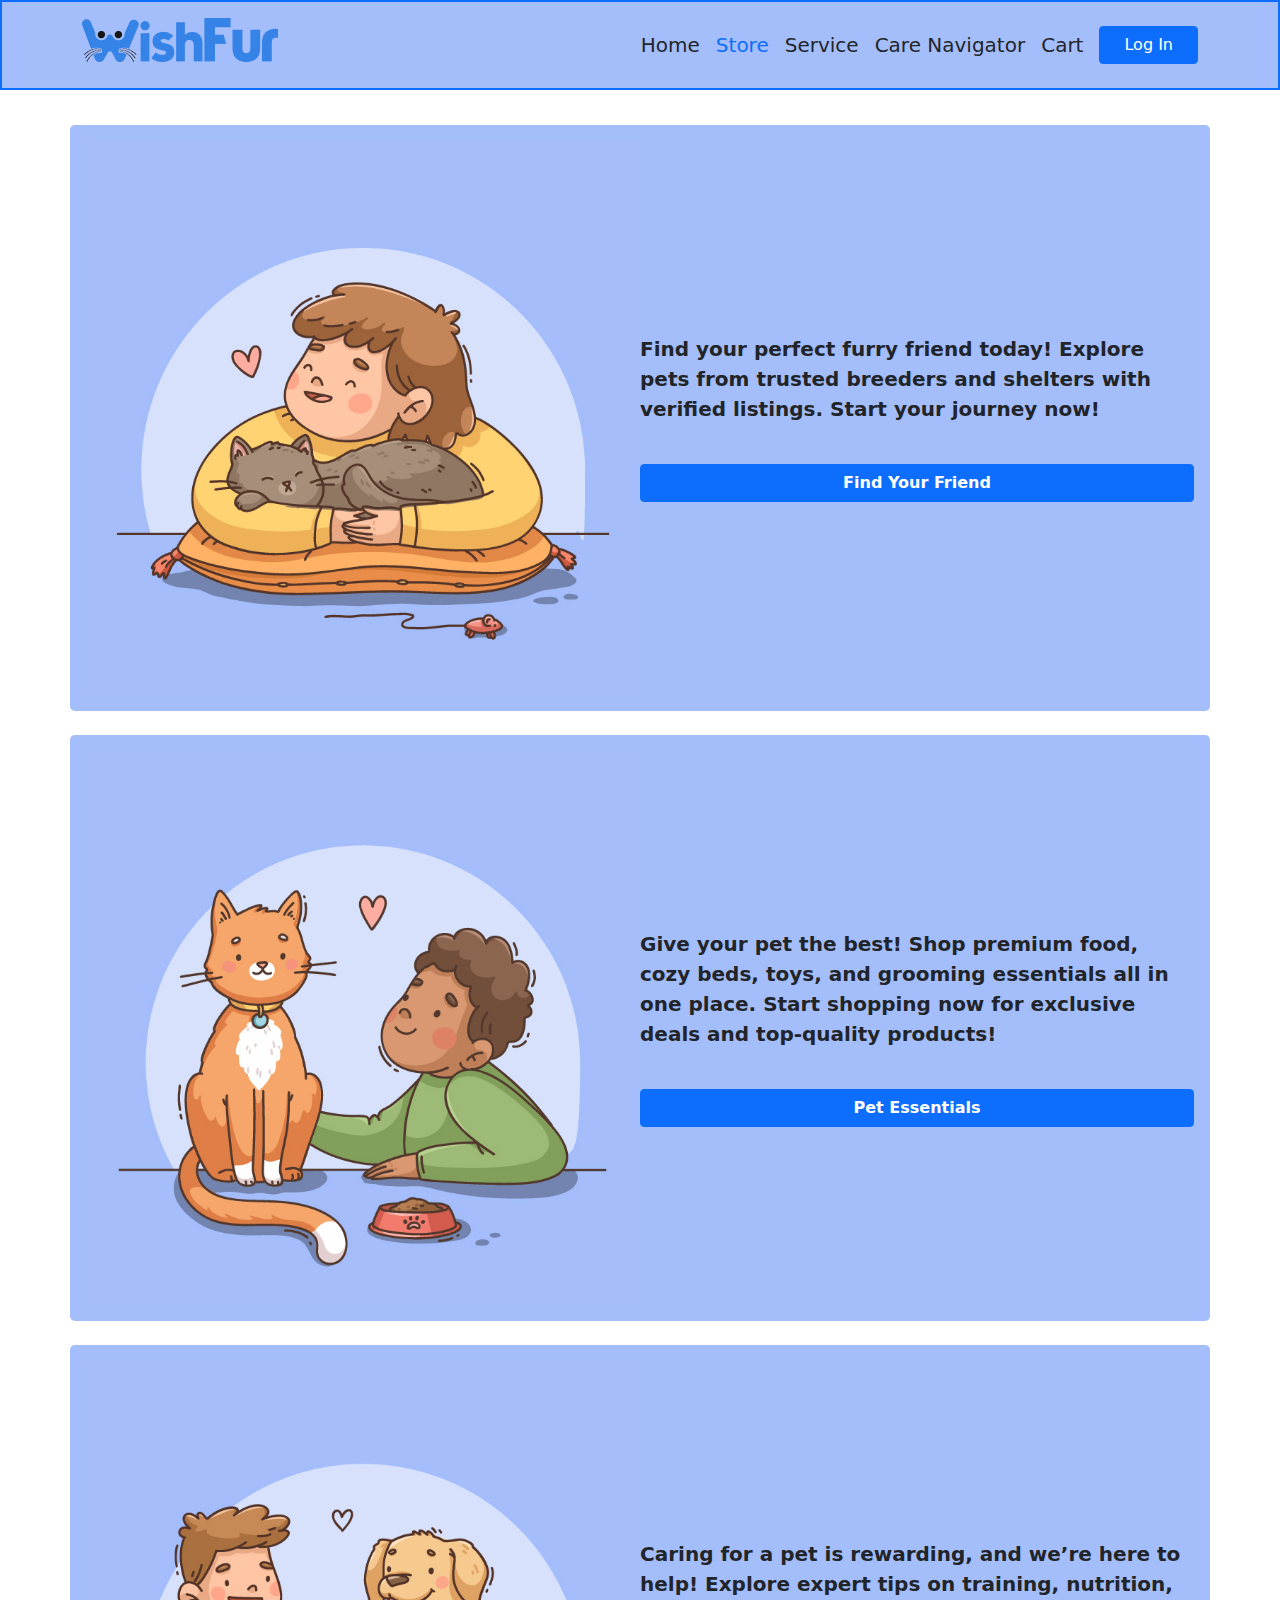
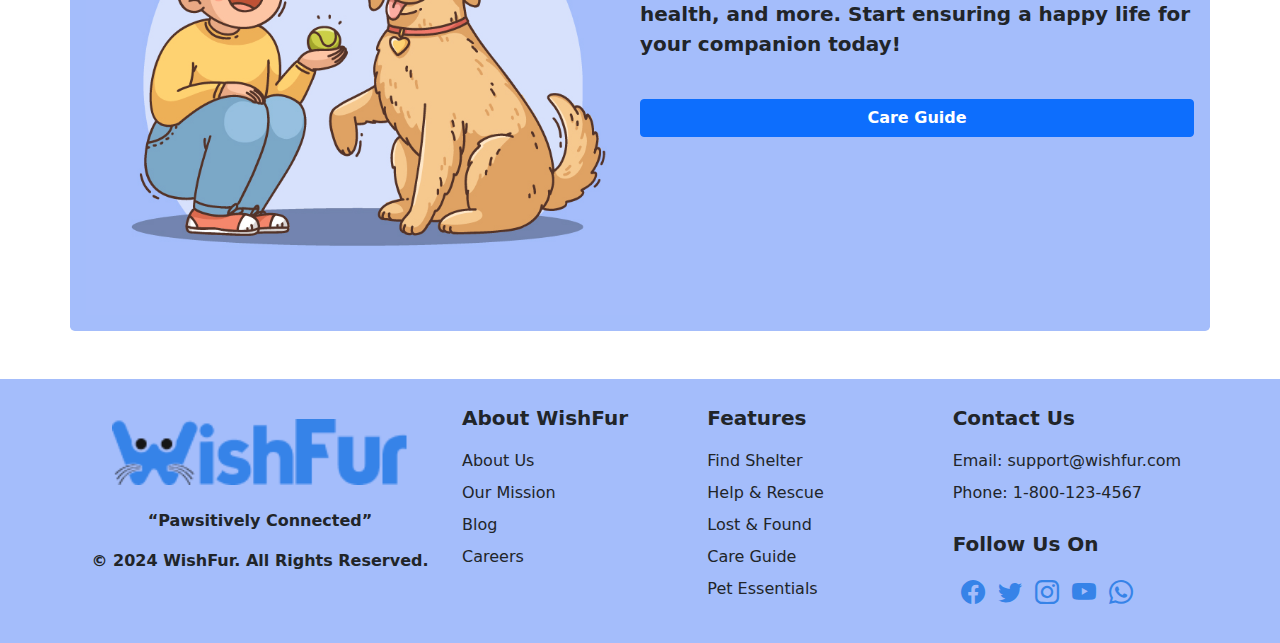
<file: Store/Store.html>
<!DOCTYPE html>
<html lang="en">

<head>
    <meta charset="UTF-8">
    <meta name="viewport" content="width=device-width, initial-scale=1.0">
    <title>WishFur-Store</title>
    <!-- css file -->
    <link rel="stylesheet" href="../Assets/CSS/store.css">
    <link rel="stylesheet" href="../Assets/CSS/bootstrap.min.css">
    <link rel="stylesheet" href="https://cdn.jsdelivr.net/npm/bootstrap-icons@1.13.1/font/bootstrap-icons.min.css">
</head>

<body>
    <!-- Header -->
    <header class="py-3 position-fixed top-0 w-100 border border-2 border-primary" style="background-color: #a4bdfb;">
            <div class="container">
                <div class="row">
                    <div class="col-5 col-md-4 col-lg-3">
                        <img class="img-fluid" src="../Assets/Images/logo.png" alt="">
                    </div>
                    <div class="col-lg-9 d-none d-lg-block" style="height: 54px;">
                        <div class="d-flex justify-content-end" style="height: 54px;">
                            <ul class="list-unstyled d-flex h-100 align-items-center fs-5">
                                <li class="ms-3"><a href="../index.html" class="text-dark">Home</a></li>
                                <li class="ms-3"><a href="#" class="text-primary">Store</a></li>
                                <li class="ms-3"><a href="../service/service.html" class="text-dark">Service</a></li>
                                <li class="ms-3"><a href="../care_navigator/navi.html" class="text-dark">Care Navigator</a></li>
                                <li class="ms-3"><a href="#" class="text-dark">Cart</a></li>
                                <li class="ms-3"><a href="../SignIn/signin.html" class="btn btn-primary text-white px-4">Log In</a></li>
                            </ul>
                        </div>
                    </div>
                    <div class="d-block d-lg-none col-7 col-md-8 col-lg-9 d-flex justify-content-end"
                        style="height: 54px;">
                        <ul class="list-unstyled d-flex h-100 align-items-center fs-5">
                            <li class="ms-3"><a href="../SignIn/signin.html" class="btn btn-primary text-white px-4">Log In</a></li>
                        </ul>
                    </div>
                </div>
            </div>
    </header>
    <!-- Header End -->
    <!-- Main -->
    <main class="top">
        <section class="Friend my-5">
            <div class="container">
                <div class="row g-4">
                    <div class="col-12 p-3 d-flex rounded rounded-3" style="background-color:#a4bdfb ;">
                        <div class="d-none d-md-block col-6">
                            <img class="img-fluid" src="../Assets/Images/friend.jpg" alt="">
                        </div>
                        <div class="col-12 col-md-6 d-flex justify-content-center align-items-center flex-wrap">
                            <div class="w-100">
                                <p class="para_friend">
                                    Find your perfect furry friend today! Explore pets from trusted breeders and
                                    shelters with verified listings. Start your journey now!
                                </p>
                                <br>
                                <div class="w-100">
                                    <button class="btn btn-primary text-white px-4 w-100">
                                        <a href="./faf.html" class="text-white fw-bold">Find Your Friend</a>
                                    </button>
                                </div>
                            </div>
                        </div>
                    </div>
                    <div class="col-12 p-3 d-flex rounded rounded-3" style="background-color:#a4bdfb ;">
                        <div class="d-none d-md-block col-6">
                            <img class="img-fluid" src="../Assets/Images/friend2.jpg" alt="">
                        </div>
                        <div class="col-12 col-md-6 d-flex justify-content-center align-items-center flex-wrap">
                            <div class="w-100">
                                <p class="para_friend">
                                    Give your pet the best! Shop premium food, cozy beds, toys, and grooming essentials
                                    all in one place. Start shopping now for exclusive deals and top-quality products!
                                </p>
                                <br>
                                <div class="w-100">
                                    <button class="btn btn-primary text-white px-4 w-100">
                                        <a href="#" class="text-white fw-bold">Pet Essentials</a>
                                    </button>
                                </div>
                            </div>
                        </div>
                    </div>
                    <div class="col-12 p-3 d-flex rounded rounded-3" style="background-color:#a4bdfb ;">
                        <div class="d-none d-md-block col-6">
                            <img class="img-fluid" src="../Assets/Images/friend3.jpg" alt="">
                        </div>
                        <div class="col-12 col-md-6 d-flex justify-content-center align-items-center flex-wrap">
                            <div class="w-100">
                                <p class="para_friend">
                                    Caring for a pet is rewarding, and we’re here to help! Explore expert tips on
                                    training, nutrition, health, and more. Start ensuring a happy life for your
                                    companion today!
                                </p>
                                <br>
                                <div class="w-100">
                                    <button class="btn btn-primary text-white px-4 w-100">
                                        <a href="../service/careguide.html" class="text-white fw-bold">Care Guide</a>
                                    </button>
                                </div>
                            </div>
                        </div>
                    </div>
                </div>
            </div>
        </section>
    </main>
    <!-- Main End -->
    <!-- Footer -->
    <footer style="background-color: #a4bdfb;">
        <div class="container">
            <div class="row">
                <div class="d-none d-lg-block col-4 text-center py-3">
                    <img class="col-10 py-4" src="../Assets/Images/logo.png" alt="">
                    <p class="text-dark fw-bold">“Pawsitively Connected”</p>
                    <p class="text-dark fw-bold">© 2024 WishFur. All Rights Reserved.</p>
                </div>
                <div class="col-12 col-lg-8 py-3">
                    <div class="d-flex flex-wrap">
                        <div class="col-12 col-sm-6 col-md-4 col-lg-4 py-2">
                            <span class="text-dark fw-bold fs-5">About WishFur</span>
                            <ul class="list-unstyled mt-3">
                                <li class="mb-2"><a href="#" class="text-dark">About Us</a></li>
                                <li class="mb-2"><a href="#" class="text-dark">Our Mission</a></li>
                                <li class="mb-2"><a href="#" class="text-dark">Blog</a></li>
                                <li class="mb-2"><a href="#" class="text-dark">Careers</a></li>
                            </ul>
                        </div>
                        <div class="col-12 col-sm-6 col-md-4 col-lg-4 py-2">
                            <span class="text-dark fw-bold fs-5">Features</span>
                            <ul class="list-unstyled mt-3">
                                <li class="mb-2"><a href="#" class="text-dark">Find Shelter</a></li>
                                <li class="mb-2"><a href="#" class="text-dark">Help & Rescue</a></li>
                                <li class="mb-2"><a href="#" class="text-dark">Lost & Found</a></li>
                                <li class="mb-2"><a href="#" class="text-dark">Care Guide</a></li>
                                <li class="mb-2"><a href="#" class="text-dark">Pet Essentials</a></li>
                            </ul>
                        </div>
                        <div class="col-12 col-sm-6 col-md-4 col-lg-4 py-2">
                            <span class="text-dark fw-bold fs-5">Contact Us</span>
                            <ul class="list-unstyled mt-3">
                                <li class="mb-2"><a href="#" class="text-dark">Email: support@wishfur.com</a></li>
                                <li class="mb-2"><a href="#" class="text-dark">Phone: 1-800-123-4567</a></li>
                            </ul>
                            <div class="icon py-2 col-12">
                                <span class="text-dark fw-bold fs-5">Follow Us On</span>
                                <div class="mt-3">
                                    <a href="#" style="color: #3683E8;" class="fs-4 ms-2"><i class="bi bi-facebook"></i></a>
                                    <a href="#" style="color: #3683E8;" class="fs-4 ms-2"><i class="bi bi-twitter"></i></a>
                                    <a href="#" style="color: #3683E8;" class="fs-4 ms-2"><i class="bi bi-instagram"></i></a>
                                    <a href="#" style="color: #3683E8;" class="fs-4 ms-2"><i class="bi bi-youtube"></i></a>
                                    <a href="#" style="color: #3683E8;" class="fs-4 ms-2"><i class="bi bi-whatsapp"></i></a>
                                </div>
                            </div>
                        </div>
                    </div>
                </div>
            </div>
        </div>
    </footer>
    <!-- Footer End -->
</body>

</html>
</file>
<file: Assets/CSS/service.css>
*{
    margin: 0;
    padding: 0;
    box-sizing: border-box;
}
a{
    text-decoration: none !important;
    color: inherit;
}
/* header start  */
header .row ul li a:hover{
    color: #3683e8 !important;
}
header{
    z-index: 999;
}
/* header end */
.search ul li a{
    font-size: 20px;
    font-weight: 500;
}
.py-6{
    padding: 10px 10px;
    color: black;
    border-top-right-radius: 0;
    border-bottom-right-radius: 0;
    z-index: -1;
}
</file>
<file: Assets/CSS/store.css>
*{
    margin: 0;
    padding: 0;
    box-sizing: border-box;
}
a{
    text-decoration: none!important;
    color: inherit;
}
/* header start  */
header .row ul li a:hover{
    color: #3683e8 !important;
}
/* header end */
/* main start  */
.top{
    margin-top: 125px;
}
.para_friend{
    font-size: 20px;
    font-weight: bold;

}
.friend_btn{
    color: white;
    text-align: center;
    padding: 10px 0;
    background-color: #3683e8;
}
/* details start*/

/* details end */
/* main end  */
</file>
